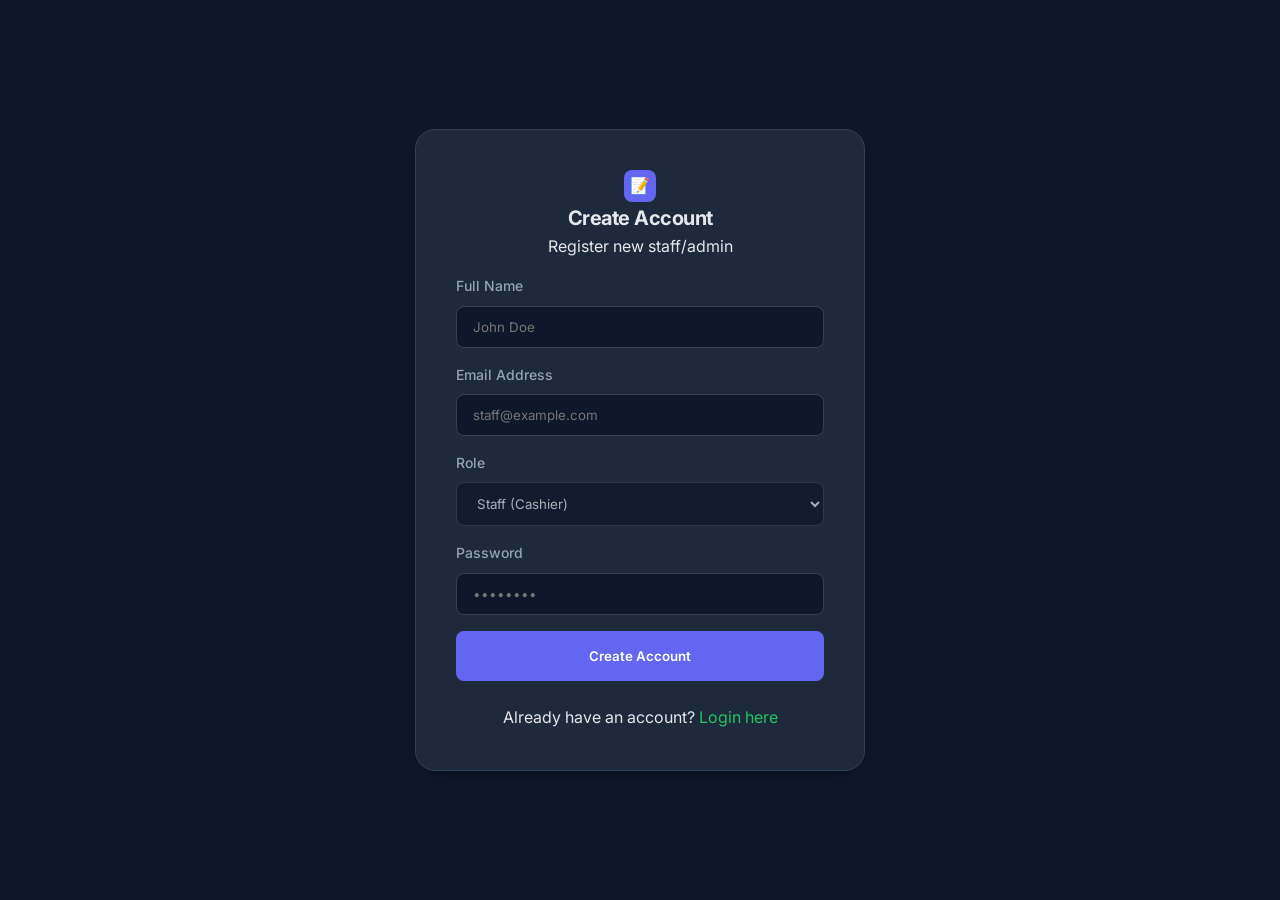
<file: frontend/register.html>
<!DOCTYPE html>
<html lang="en">
<head>
    <meta charset="UTF-8">
    <meta name="viewport" content="width=device-width, initial-scale=1.0">
    <title>Register - Aurelius POS</title>
    <link rel="stylesheet" href="css/main.css">
    <style>
        .register-page {
            display: flex;
            align-items: center;
            justify-content: center;
            min-height: 100vh;
            background-color: var(--bg-color);
        }
        .register-card {
            width: 100%;
            max-width: 450px;
            background-color: var(--card-bg);
            border: 1px solid var(--border-color);
            border-radius: 20px;
            padding: 2.5rem;
            box-shadow: 0 10px 25px -5px rgba(0, 0, 0, 0.3);
        }
    </style>
</head>
<body class="register-page">
    <div class="register-card">
        <div class="text-center mb-4" style="text-align: center;">
            <div class="logo-icon mb-2" style="margin: 0 auto;">📝</div>
            <h1 class="logo-text">Create Account</h1>
            <p class="text-muted">Register new staff/admin</p>
        </div>
        <form id="registerForm">
            <div class="form-group mb-4">
                <label class="form-label">Full Name</label>
                <input type="text" id="fullName" class="input-control" placeholder="John Doe" required>
            </div>
            <div class="form-group mb-4">
                <label class="form-label">Email Address</label>
                <input type="email" id="email" class="input-control" placeholder="staff@example.com" required>
            </div>
            <div class="form-group mb-4">
                <label class="form-label">Role</label>
                <select id="role" class="input-control" required disabled>
                    <option value="staff" selected>Staff (Cashier)</option>
                </select>
            </div>
            <div class="form-group mb-4">
                <label class="form-label">Password</label>
                <input type="password" id="password" class="input-control" placeholder="••••••••" required>
            </div>
            <button type="submit" class="btn btn-primary w-100" style="width: 100%; justify-content: center; height: 50px;">
                Create Account
            </button>
        </form>
        <div class="mt-4 text-center" style="text-align: center; margin-top: 1.5rem;">
            <p class="text-muted">Already have an account? <a href="index.html" class="text-accent">Login here</a></p>
        </div>
    </div>

    <script src="js/api.js"></script>
    <script src="js/register.js"></script>
</body>
</html>
</file>
<file: frontend/css/main.css>
@import url('https://fonts.googleapis.com/css2?family=Inter:wght@300;400;500;600;700&display=swap');

:root {
    --bg-color: #0f172a;
    --sidebar-bg: #1e293b;
    --card-bg: #1e293b;
    --primary-color: #6366f1;
    --primary-hover: #4f46e5;
    --accent-color: #22c55e;
    --danger-color: #ef4444;
    --text-color: #e5e7eb;
    --text-muted: #94a3b8;
    --border-color: #334155;
    --sidebar-width: 260px;
    --navbar-height: 70px;
    --font-family: 'Inter', sans-serif;
    --transition: all 0.3s ease;
}

* {
    margin: 0;
    padding: 0;
    box-sizing: border-box;
}

body {
    font-family: var(--font-family);
    background-color: var(--bg-color);
    color: var(--text-color);
    line-height: 1.6;
    overflow-x: hidden;
}

a {
    text-decoration: none;
    color: inherit;
}

ul {
    list-style: none;
}

button {
    cursor: pointer;
    border: none;
    outline: none;
    font-family: inherit;
}

/* Layout */
.app-container {
    display: flex;
    min-height: 100vh;
}

/* Sidebar */
.sidebar {
    width: var(--sidebar-width);
    background-color: var(--sidebar-bg);
    border-right: 1px solid var(--border-color);
    display: flex;
    flex-direction: column;
    position: fixed;
    height: 100vh;
    z-index: 100;
}

.sidebar-header {
    padding: 2rem 1.5rem;
    display: flex;
    align-items: center;
    gap: 0.75rem;
}

.logo-icon {
    width: 32px;
    height: 32px;
    background-color: var(--primary-color);
    border-radius: 8px;
    display: flex;
    align-items: center;
    justify-content: center;
    color: white;
}

.logo-text {
    font-size: 1.25rem;
    font-weight: 700;
    letter-spacing: -0.025em;
}

.sidebar-menu {
    flex: 1;
    padding: 0 1rem;
}

.menu-item {
    margin-bottom: 0.5rem;
}

.menu-link {
    display: flex;
    align-items: center;
    gap: 0.75rem;
    padding: 0.75rem 1rem;
    border-radius: 12px;
    color: var(--text-muted);
    font-weight: 500;
    transition: var(--transition);
}

.menu-link:hover, .menu-link.active {
    background-color: rgba(99, 102, 241, 0.1);
    color: var(--primary-color);
}

.menu-link.active {
    background-color: var(--primary-color);
    color: white;
}

.sidebar-footer {
    padding: 1.5rem;
    border-top: 1px solid var(--border-color);
}

/* Main Content */
.main-content {
    flex: 1;
    margin-left: var(--sidebar-width);
    display: flex;
    flex-direction: column;
}

.navbar {
    height: var(--navbar-height);
    background-color: rgba(15, 23, 42, 0.8);
    backdrop-filter: blur(8px);
    display: flex;
    align-items: center;
    justify-content: space-between;
    padding: 0 2rem;
    border-bottom: 1px solid var(--border-color);
    position: sticky;
    top: 0;
    z-index: 90;
}

.page-title {
    font-size: 1.5rem;
    font-weight: 600;
}

.user-profile {
    display: flex;
    align-items: center;
    gap: 0.75rem;
}

.content-body {
    padding: 2rem;
    max-width: 1400px;
    width: 100%;
    margin: 0 auto;
}

/* Cards & Stats */
.stats-grid {
    display: grid;
    grid-template-columns: repeat(auto-fit, minmax(240px, 1fr));
    gap: 1.5rem;
    margin-bottom: 2rem;
}

.stat-card {
    background-color: var(--card-bg);
    border: 1px solid var(--border-color);
    border-radius: 16px;
    padding: 1.5rem;
    display: flex;
    flex-direction: column;
    gap: 0.5rem;
    transition: transform 0.2s ease;
}

.stat-card:hover {
    transform: translateY(-4px);
}

.stat-label {
    color: var(--text-muted);
    font-size: 0.875rem;
    font-weight: 500;
}

.stat-value {
    font-size: 1.75rem;
    font-weight: 700;
}

/* Buttons */
.btn {
    padding: 0.6rem 1.2rem;
    border-radius: 8px;
    font-weight: 600;
    display: inline-flex;
    align-items: center;
    gap: 0.5rem;
    transition: var(--transition);
}

.btn-primary {
    background-color: var(--primary-color);
    color: white;
}

.btn-primary:hover {
    background-color: var(--primary-hover);
}

.btn-outline {
    background: transparent;
    border: 1px solid var(--border-color);
    color: var(--text-color);
}

.btn-outline:hover {
    background-color: rgba(255, 255, 255, 0.05);
}

/* Forms */
.form-group {
    margin-bottom: 1rem;
}

.form-label {
    display: block;
    margin-bottom: 0.5rem;
    font-size: 0.875rem;
    font-weight: 500;
    color: var(--text-muted);
}

.input-control {
    width: 100%;
    padding: 0.75rem 1rem;
    background-color: #0f172a;
    border: 1px solid var(--border-color);
    border-radius: 8px;
    color: var(--text-color);
    font-family: inherit;
    transition: var(--transition);
}

.input-control:focus {
    border-color: var(--primary-color);
    outline: none;
    box-shadow: 0 0 0 2px rgba(99, 102, 241, 0.2);
}

/* Modal */
.modal-overlay {
    position: fixed;
    top: 0;
    left: 0;
    width: 100%;
    height: 100%;
    background-color: rgba(0, 0, 0, 0.7);
    display: none;
    align-items: center;
    justify-content: center;
    z-index: 1000;
}

.modal-content {
    background-color: var(--card-bg);
    width: 90%;
    max-width: 500px;
    border-radius: 16px;
    padding: 2rem;
    position: relative;
}

/* Utility */
.mb-1 { margin-bottom: 0.25rem; }
.mb-2 { margin-bottom: 0.5rem; }
.mb-4 { margin-bottom: 1rem; }
.text-accent { color: var(--accent-color); }
.text-danger { color: var(--danger-color); }

.vendor-item {
    min-width: 180px;
    background: rgba(255, 255, 255, 0.05);
    border: 1px solid rgba(255, 255, 255, 0.1);
    border-radius: 20px;
    padding: 1.25rem;
    text-align: center;
    transition: var(--transition);
}

.vendor-item:hover {
    transform: translateY(-5px);
    background: rgba(255, 255, 255, 0.08);
}

.text-accent-outer {
    color: var(--primary-color);
    text-shadow: 0 0 10px rgba(99, 102, 241, 0.3);
}

@media (max-width: 768px) {
    .sidebar { width: 0; overflow: hidden; }
    .main-content { margin-left: 0; }
}
</file>
